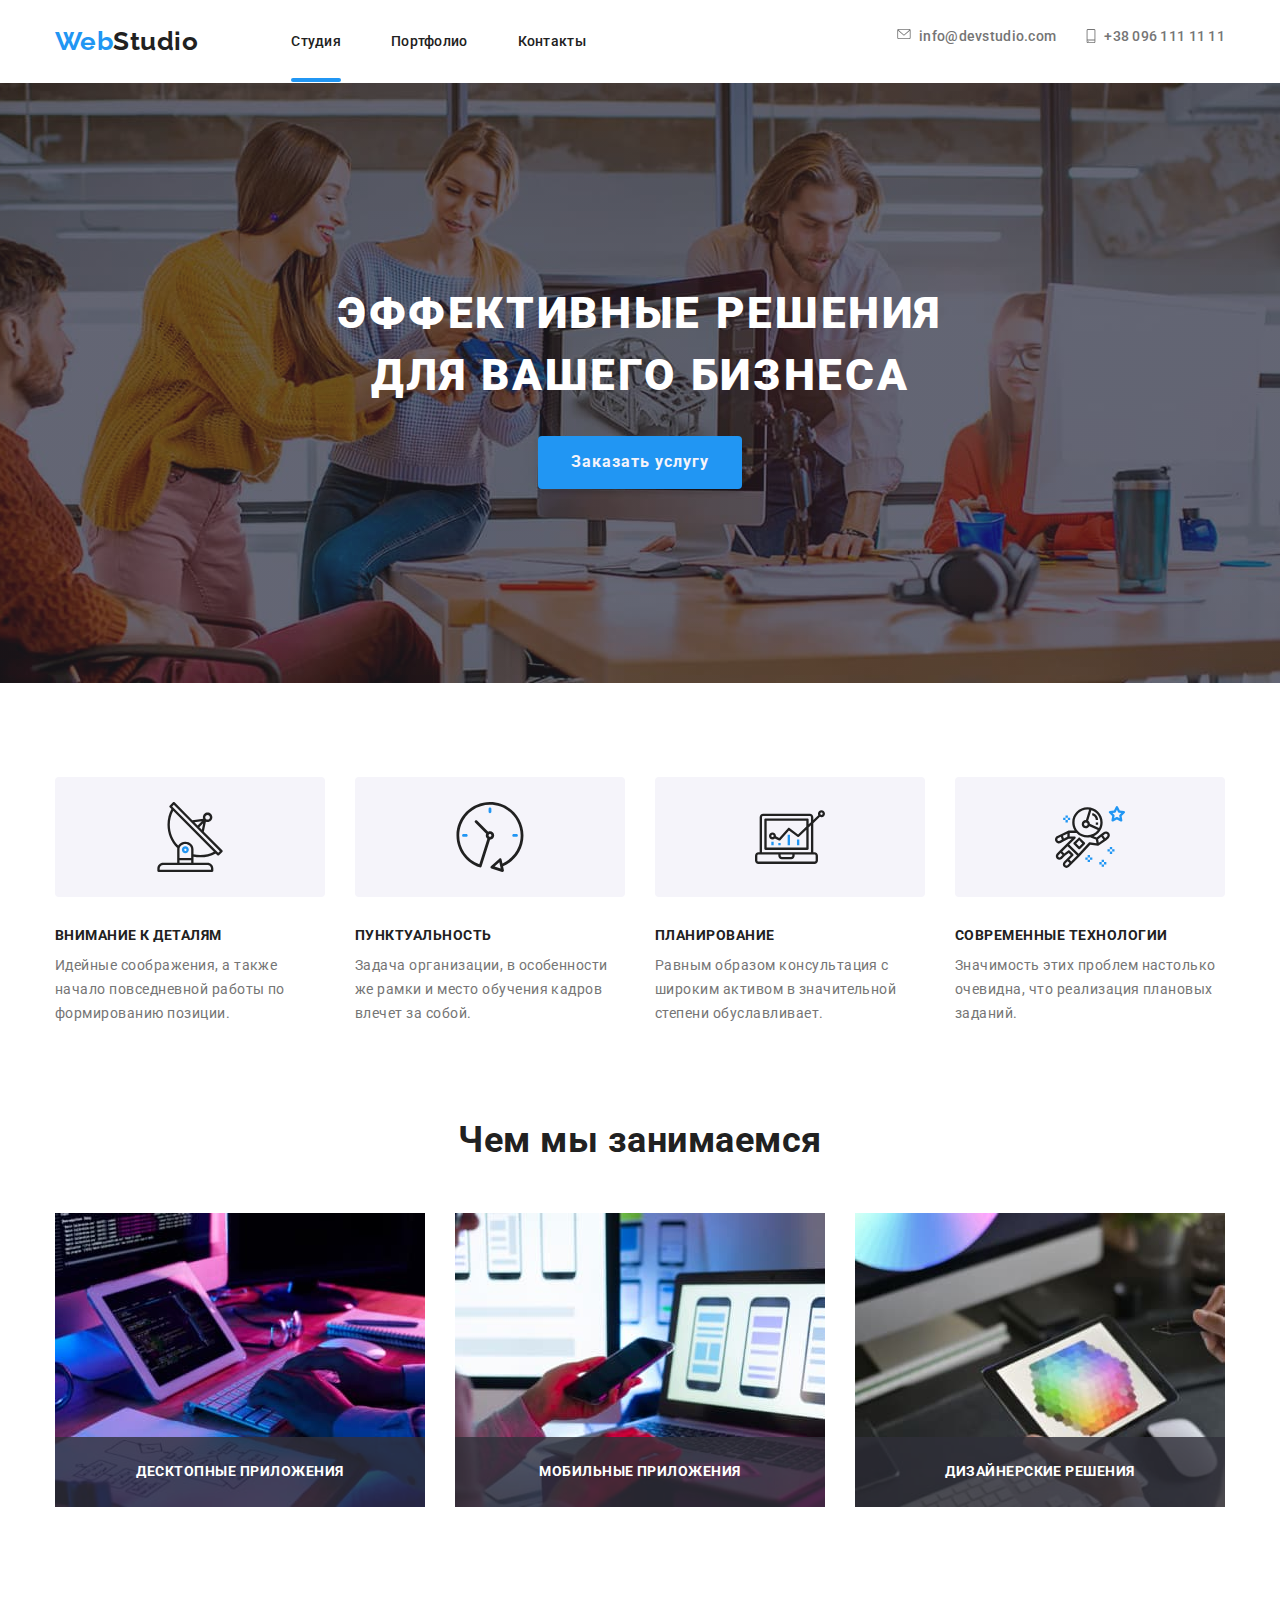
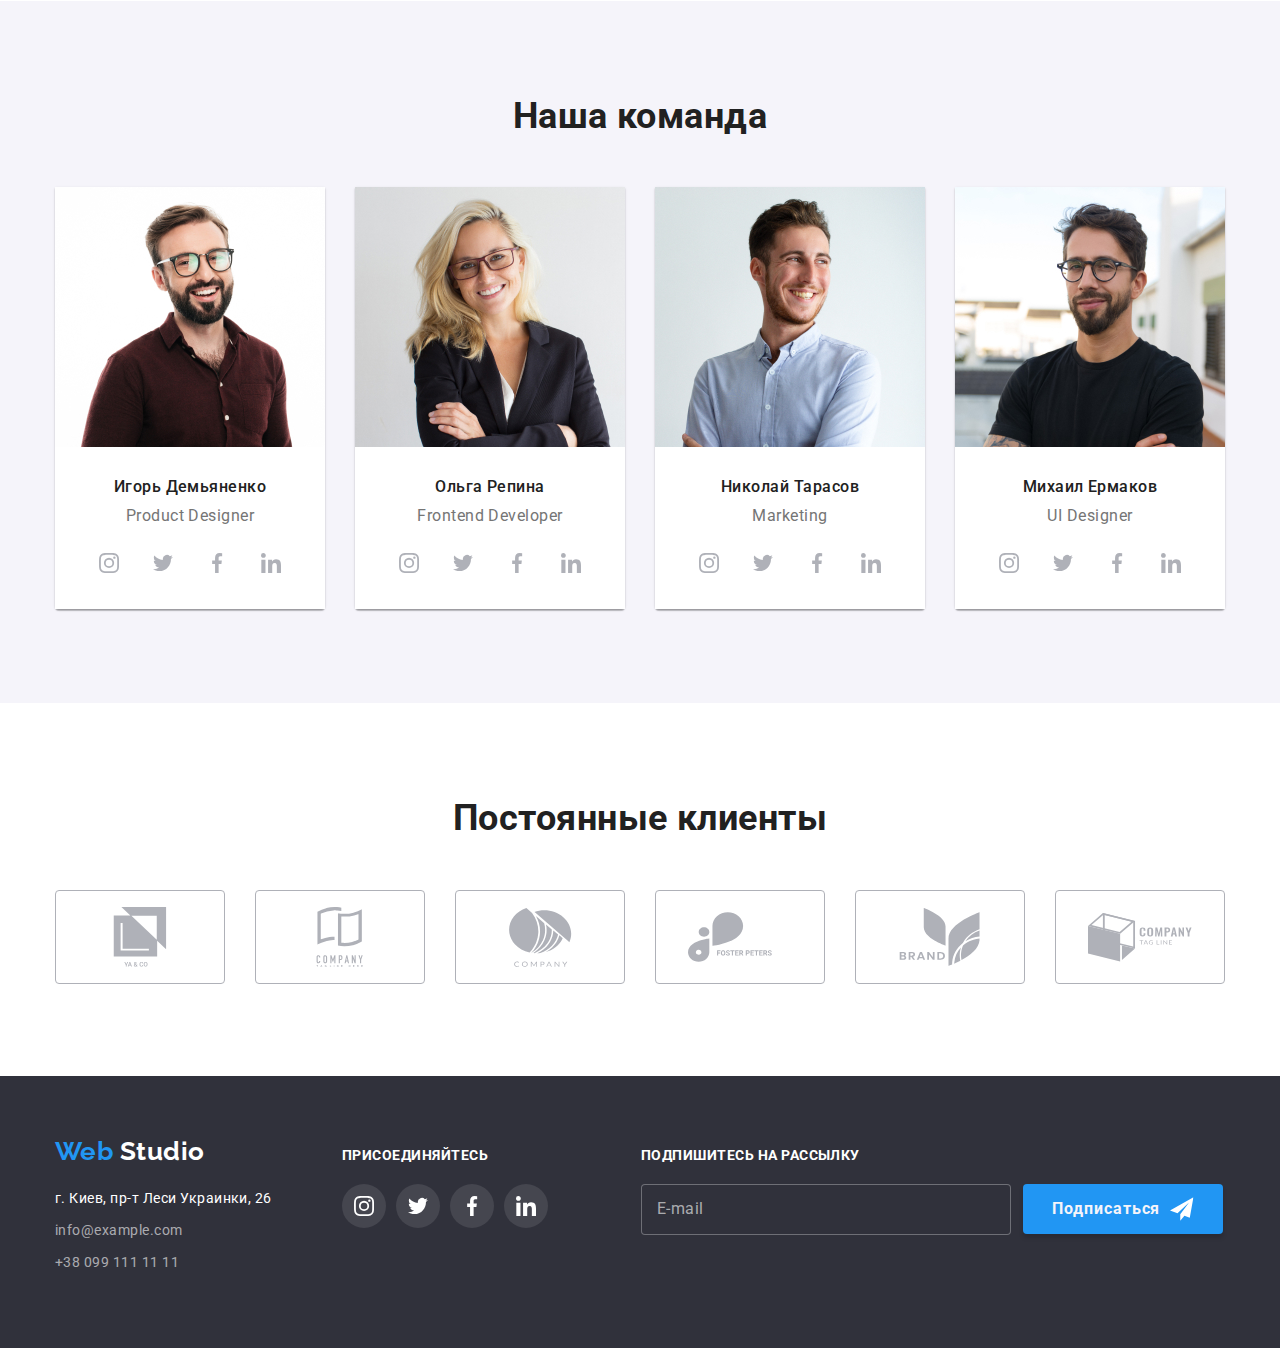
<file: index.html>
<!DOCTYPE html>
<html lang="ru">
  <head>
    <meta charset="UTF-8" />
    <meta http-equiv="X-UA-Compatible" content="IE=edge" />
    <meta name="viewport" content="width=device-width, initial-scale=1.0" />
    <title>Document</title>

    <link
      href="https://fonts.googleapis.com/css2?family=Raleway:wght@700&family=Roboto:wght@400;500;700;900&display=swap"
      rel="stylesheet"
    />
    <link
      rel="stylesheet"
      href="https://cdnjs.cloudflare.com/ajax/libs/modern-normalize/1.1.0/modern-normalize.min.css"
    />
    <link rel="stylesheet" href="./css/main.min.css" />
    <link rel="stylesheet" href="./js/mobile-menu.js">
    <link rel="stylesheet" href="./js/modal.js">
  </head>

  <body>
   <!--Header-->
 <header class="header">
  <div class="container main">
    <nav class="logo__nav">
      <a lang="en" href="./index.html" class="main__logo link">
        <span class="main__web"> Web</span>Studio
      </a>
      </nav>
    <!--Кнопка бургер-->
    <button type="button" 
    class="menu-button"
     data-menu-button>
      <svg
        width="40"
        height="40"
        aria-label="переключатель мобильного меню"
        aria-controls="menu-container"
      >
        <use
          class="menu-button__cross"
          href="./images/icons.svg#icon-close-menu"
        ></use>
        <use
          class="menu-button__burger"
          href="./images/icons.svg#icon-menu"
        ></use>
      </svg>
    </button>
    <!--Меню для мобильной версии-->
    <div class="menu" id="menu-container" data-menu>
      <ul class="mobile-nav">
      <li class="mobile-nav__list">
          <a href="./index.html"
               class="mobile-nav__item mobile-nav__item--current">Студия</a>
      </li>
      <li class="mobile-nav__list">
          <a href="./portfolio.html" class="mobile-nav__item">Портфолио</a>
      </li>
      <li class="mobile-nav__list">
          <a href="./index.html" class="mobile-nav__item">Контакты</a>
      </li>
      </ul>

       <ul class="mobile-contacts">
      <li class="mobile-nav__list">
           <a href="tel:+380961111111" class="mobile-nav__item mobile-nav__item--accent">
               +38 096 111 11 11
           </a>
      </li>
      <li class="mobile-nav__list">
           <a href="mailto:info@devstudio.com" class="mobile-nav__item">
              info@devstudio.com
           </a>
       </li>
      </ul>

      <ul class="mobile-socials">
          <li class="mobile-socials__list">
               <a href="" class="mobile-socials__item"> Instagram
               </a>
          </li>
          <li class="mobile-socials__list">
               <a href="" class="mobile-socials__item"> Twitter
              </a>
          </li>
           <li class="mobile-socials__list">
               <a href="" class="mobile-socials__item"> Facebook
               </a>
           </li>
          <li class="mobile-socials__list">
               <a href="" class="mobile-socials__item"> LinkedIn
              </a>
          </li>
       </ul>
  </div>
<!--Конец мобильного меню-->
      <div class="navigation-div">
        <div class="navigation main__nav">
          <ul class="site-nav list">
            <li class="site-nav__item">
              <div class="site-nav__current-page">
                <a
                  href="./index.html"
                  class="site-nav__link link site-nav__current-link"
                  >Студия</a
                >
              </div>
            </li>
            <li class="site-nav__item">
              <a href="./portfolio.html" class="site-nav__link link"
                >Портфолио</a
              >
            </li>
            <li class="site-nav__item">
              <a href="" class="site-nav__link link">Контакты</a>
            </li>
          </ul>
        </div>
        <div class="contacts main__nav">
          <ul class="contact-nav list">
            <li class="contact-nav__item">
              <a
                href="mailto:info@devstudio.com"
                class="contact-nav__link link"
              >
                <svg class="contact-nav__icon-envelope">
                  <use href="./images/icons.svg#icon-envelope"></use>
                </svg>
                info@devstudio.com
              </a>
            </li>
            <li class="contact-nav__item">
              <a href="tel:+380961111111" class="contact-nav__link link">
                <svg class="contact-nav__icon-smartphone">
                  <use href="./images/icons.svg#icon-smartphone"></use>
                </svg>
                +38 096 111 11 11
              </a>
            </li>
          </ul>
        </div>
      </div>
    </div>
    </div>
</header>


       <main>
      <!--Hero секция1-->
      <section class="hero section">
        <div class="container">
          <h1 class="hero__title">
            Эффективные решения <br />
            для вашего бизнеса
          </h1>
          <button data-modal-open type=" button" class="hero__button">
            Заказать услугу
          </button>
        </div>
      </section>

      <!--Преимущества секция2-->
      <section class="advantage section">
        <div class="container">
          <h2 class="advantage-name">Список преимуществ</h2>
          <ul class="advantage__content list">
            <li class="advantage__list">
              <div class="advantage__background">
                <svg class="advantage__icon">
                  <use href="./images/icons.svg#icon-antenna"></use>
                </svg>
              </div>
              <h3 class="advantage-name__item">Внимание к деталям</h3>
              <p class="advantage-name__text text">
                Идейные соображения, а также начало повседневной работы по
                формированию позиции.
              </p>
            </li>
            <li class="advantage__list">
              <div class="advantage__background">
                <svg class="advantage__icon">
                  <use href="./images/icons.svg#icon-clock"></use>
                </svg>
              </div>
              <h3 class="advantage-name__item">Пунктуальность</h3>
              <p class="advantage-name__text text">
                Задача организации, в особенности же рамки и место обучения
                кадров влечет за собой.
              </p>
            </li>
            <li class="advantage__list">
              <div class="advantage__background">
                <svg class="advantage__icon">
                  <use href="./images/icons.svg#icon-diagram"></use>
                </svg>
              </div>
              <h3 class="advantage-name__item">Планирование</h3>
              <p class="advantage-name__text text">
                Равным образом консультация с широким активом в значительной
                степени обуславливает.
              </p>
            </li>
            <li class="advantage__list">
              <div class="advantage__background">
                <svg class="advantage__icon">
                  <use href="./images/icons.svg#icon-astronaut"></use>
                </svg>
              </div>
              <h3 class="advantage-name__item">Современные технологии</h3>
              <p class="advantage-name__text text">
                Значимость этих проблем настолько очевидна, что реализация
                плановых заданий.
              </p>
            </li>
          </ul>
        </div>
      </section>

      <!--Чем мы занимаемся секция3-->
      <section class="responsibilities section">
        <div class="container">
          <h2 class="responsibilities-name">Чем мы занимаемся</h2>
          <ul class="responsibilities-list list">
            <li class="responsibilities-list__item">
              <img
                class="responsibilities-list__image"
                src="./images/section-pictures/soft-architecture.jpg"
                alt="руки на клавиатуре, набирающие код"
                width="370"
              />
              <p class="responsibilities-list__text">Десктопные приложения</p>
            </li>
            <li class="responsibilities-list__item">
              <img
                class="responsibilities-list__image"
                src="./images/section-pictures/screen-design.jpg"
                alt="выбор дизайна разметки страницы на мониторе компьютера"
                width="370"
              />
              <p class="responsibilities-list__text">Мобильные приложения</p>
            </li>
            <li class="responsibilities-list__item">
              <img
                class="responsibilities-list__image"
                src="./images/section-pictures/color-design.jpg"
                alt="выбор цветов на екране планшета"
                width="370"
              />
              <p class="responsibilities-list__text">Дизайнерские решения</p>
            </li>
          </ul>
        </div>
      </section>

      <!--Наша команда секция4-->
      <section class="team section">
        <div class="container">
          <h2 class="team-name">Наша команда</h2>
          <ul class="team-list list">
            <li class="team-list__item">
                <picture>
                  <source
                    srcset="
                      ./images/section-people/igor1x-desktop.jpg 1x,
                      ./images/section-people/igor2x-desktop.jpg 2x
                    "
                    media="(min-width:1200px)"
                  />
                  <source
                    srcset="
                      ./images/section-people/igor1x-tablet.jpg 1x,
                      ./images/section-people/igor2x-tablet.jpg 2x
                    "
                    media="(min-width:768px)"
                  />
                  <source
                    srcset="
                      ./images/section-people/igor1x-mobile.jpg 1x,
                      ./images/section-people/igor2x-mobile.jpg 2x
                    "
                    media="(min-width:480px)"
                  />
                  <img
                    class="team-list__image"
                    width="270" height="260"
                    src="./images/section-people/igor.jpg"
                    alt="Игорь Демьяненко"
                  />
                </picture>
                <div class="team-name__description">
                <h3 class="team-list__member">Игорь Демьяненко</h3>
                <p lang="en" class="team-list__text text">Product Designer</p>
                <ul class="team-list__socials list">
                  <li class="team-list__socials-item">
                    <a href="" class="team-list__link">
                      <svg class="team-list__icon">
                        <use href="./images/icons.svg#icon-instagram"></use>
                        instagram
                      </svg>
                    </a>
                  </li>
                  <li class="team-list__socials-item">
                    <a href="" class="team-list__link">
                      <svg class="team-list__icon">
                        <use href="./images/icons.svg#icon-twitter"></use>
                        twitter
                      </svg>
                    </a>
                  </li>
                  <li class="team-list__socials-item">
                    <a href="" class="team-list__link">
                      <svg class="team-list__icon">
                        <use href="./images/icons.svg#icon-facebook"></use>
                        facebook
                      </svg>
                    </a>
                  </li>
                  <li class="team-list__socials-item">
                    <a href="" class="team-list__link">
                      <svg class="team-list__icon">
                        <use href="./images/icons.svg#icon-linkedin"></use>
                        linkedin
                      </svg>
                    </a>
                  </li>
                </ul>
                </div>
            </li>
            <li class="team-list__item">
               <picture>
                  <source
                    srcset="
                      ./images/section-people/olga1x-desktop.jpg 1x,
                      ./images/section-people/olga2x-desktop.jpg 2x
                    "
                    media="(min-width:1200px)"
                  />
                  <source
                    srcset="
                      ./images/section-people/olga1x-tablet.jpg 1x,
                      ./images/section-people/olga2x-tablet.jpg 2x
                    "
                    media="(min-width:768px)"
                  />
                  <source
                    srcset="
                      ./images/section-people/olga1x-mobile.jpg 1x,
                      ./images/section-people/olga2x-mobile.jpg 2x
                    "
                    media="(min-width:480px)"
                  />
                  <img
                    class="team-list__image"
                    width="270" height="260"
                    src="./images/section-people/olga.jpg"
                    alt="Ольга Репина"
                  />
                </picture>
                <div class="team-name__description">
                <h3 class="team-list__member">Ольга Репина</h3>
                <p lang="en" class="team-list__text text">Frontend Developer</p>
                <ul class="team-list__socials list">
                  <li class="team-list__socials-item">
                    <a href="" class="team-list__link">
                      <svg class="team-list__icon">
                        <use href="./images/icons.svg#icon-instagram"></use>
                        instagram
                      </svg>
                    </a>
                  </li>
                  <li class="team-list__socials-item">
                    <a href="" class="team-list__link">
                      <svg class="team-list__icon">
                        <use href="./images/icons.svg#icon-twitter"></use>
                        twitter
                      </svg>
                    </a>
                  </li>
                  <li class="team-list__socials-item">
                    <a href="" class="team-list__link">
                      <svg class="team-list__icon">
                        <use href="./images/icons.svg#icon-facebook"></use>
                        facebook
                      </svg>
                    </a>
                  </li>
                  <li class="team-list__socials-item">
                    <a href="" class="team-list__link">
                      <svg class="team-list__icon">
                        <use href="./images/icons.svg#icon-linkedin"></use>
                        linkedin
                      </svg>
                    </a>
                  </li>
                </ul>
              </div>
            </li>
            <li class="team-list__item">
                <picture>
                  <source
                    srcset="
                      ./images/section-people/nikolai1x-desktop.jpg 1x,
                      ./images/section-people/nikolai2x-desktop.jpg 2x
                    "
                    media="(min-width:1200px)"
                  />
                  <source
                    srcset="
                      ./images/section-people/nikolai1x-tablet.jpg 1x,
                      ./images/section-people/nikolai2x-tablet.jpg 2x
                    "
                    media="(min-width:768px)"
                  />
                  <source
                    srcset="
                      ./images/section-people/nikolai1x-mobile.jpg 1x,
                      ./images/section-people/nikolai2x-mobile.jpg 2x
                    "
                    media="(min-width:480px)"
                  />
                  <img
                    class="team-list__image"
                    width="270" height="260"
                    src="./images/section-people/nikolai.jpg"
                    alt="Николай Тарасов"
                  />
                </picture>
             <div class="team-name__description">
                <h3 class="team-list__member">Николай Тарасов</h3>
                <p lang="en" class="team-list__text text">Marketing</p>
                <ul class="team-list__socials list">
                  <li class="team-list__socials-item">
                    <a href="" class="team-list__link">
                      <svg class="team-list__icon">
                        <use href="./images/icons.svg#icon-instagram"></use>
                        instagram
                      </svg>
                    </a>
                  </li>
                  <li class="team-list__socials-item">
                    <a href="" class="team-list__link">
                      <svg class="team-list__icon">
                        <use href="./images/icons.svg#icon-twitter"></use>
                        twitter
                      </svg>
                    </a>
                  </li>
                  <li class="team-list__socials-item">
                    <a href="" class="team-list__link">
                      <svg class="team-list__icon">
                        <use href="./images/icons.svg#icon-facebook"></use>
                        facebook
                      </svg>
                    </a>
                  </li>
                  <li class="team-list__socials-item">
                    <a href="" class="team-list__link">
                      <svg class="team-list__icon">
                        <use href="./images/icons.svg#icon-linkedin"></use>
                        linkedin
                      </svg>
                    </a>
                  </li>
                </ul>
              </div>
            </li>
            <li class="team-list__item">
                <picture>
                  <source
                    srcset="
                      ./images/section-people/mikhail1x-desktop.jpg 1x,
                      ./images/section-people/mikhail2x-desktop.jpg 2x
                    "
                    media="(min-width:1200px)"
                  />
                  <source
                    srcset="
                      ./images/section-people/mikhail1x-tablet.jpg 1x,
                      ./images/section-people/mikhail2x-tablet.jpg 2x
                    "
                    media="(min-width:768px)"
                  />
                  <source
                    srcset="
                      ./images/section-people/mikhail1x-mobile.jpg 1x,
                      ./images/section-people/mikhail2x-mobile.jpg 2x
                    "
                    media="(min-width:480px)"
                  />
                  <img
                    class="team-list__image"
                    width="270" height="260"
                    src="./images/section-people/mikhail.jpg"
                    alt="Михаил Ермаков"
                  />
                </picture>
                <div class="team-name__description">
                <h3 class="team-list__member">Михаил Ермаков</h3>
                <p lang="en" class="team-list__text text">UI Designer</p>
                <ul class="team-list__socials list">
                  <li class="team-list__socials-item">
                    <a href="" class="team-list__link">
                      <svg class="team-list__icon">
                        <use href="./images/icons.svg#icon-instagram"></use>
                        instagram
                      </svg>
                    </a>
                  </li>
                  <li class="team-list__socials-item">
                    <a href="" class="team-list__link">
                      <svg class="team-list__icon">
                        <use href="./images/icons.svg#icon-twitter"></use>
                        twitter
                      </svg>
                    </a>
                  </li>
                  <li class="team-list__socials-item">
                    <a href="" class="team-list__link">
                      <svg class="team-list__icon">
                        <use href="./images/icons.svg#icon-facebook"></use>
                        facebook
                      </svg>
                    </a>
                  </li>
                  <li class="team-list__socials-item">
                    <a href="" class="team-list__link">
                      <svg class="team-list__icon">
                        <use href="./images/icons.svg#icon-linkedin"></use>
                        linkedin
                      </svg>
                    </a>
                  </li>
                </ul>
              </div>
            </li>
          </ul>
        </div>
      </section>
      <!-- Постоянные клиенты секция5-->
      <section class="clients">
        <div class="container">
          <h2 class="constant-clients">Постоянные клиенты</h2>
          <ul class="client-galery list">
            <li class="client-galery__item">
              <a href="" class="client-galery__icon">
                <svg class="icon-ya-ko client-galery__icon__svg">
                  <use href="./images/icons.svg#icon-ya-ko"></use>
                  ya-ko company
                </svg>
              </a>
            </li>
            <li class="client-galery__item">
              <a href="" class="client-galery__icon">
                <svg class="icon-tagline-here client-galery__icon__svg">
                  <use href="./images/icons.svg#icon-tagline-here"></use>
                  tagline-her company
                </svg>
              </a>
            </li>
            <li class="client-galery__item">
              <a href="" class="client-galery__icon">
                <svg class="icon-company client-galery__icon__svg">
                  <use href="./images/icons.svg#icon-company"></use>
                  icon company
                </svg>
              </a>
            </li>
            <li class="client-galery__item">
              <a href="" class="client-galery__icon">
                <svg class="icon-foster-peters client-galery__icon__svg">
                  <use href="./images/icons.svg#icon-foster-peters"></use>
                  foster-peters company
                </svg>
              </a>
            </li>
            <li class="client-galery__item">
              <a href="" class="client-galery__icon">
                <svg class="icon-brand client-galery__icon__svg">
                  <use href="./images/icons.svg#icon-brand"></use>
                  brand company
                </svg>
              </a>
            </li>
            <li class="client-galery__item">
              <a href="" class="client-galery__icon">
                <svg class="icon-tag-line client-galery__icon__svg">
                  <use href="./images/icons.svg#icon-tag-line"></use>
                  tag-line company
                </svg>
              </a>
            </li>
          </ul>
        </div>
      </section>
    </main>

<!--Footer-->
    <footer class="footer">
      <div class="container footer__container">  
        <div class="wrap-container">
          <div class="address">
            <a lang="en" href="./index.html" class="address__logo link"
              ><span class="address__web-logo">Web</span>
              <span class="address__studio-logo">Studio</span>
            </a>
            <address>
              <ul class="nav-footer list">
                <li class="nav-footer__address">
                  <a href="" class="nav-footer__street link"
                    >г. Киев, пр-т Леси Украинки, 26
                  </a>
                </li>
                <li class="nav-footer__address">
                  <a
                    href="mailto:info@example.com"
                    class="nav-footer__contact link"
                    >info@example.com
                  </a>
                </li>
                <li class="nav-footer__address">
                  <a href="tel:+380991111111" class="nav-footer__contact link"
                    >+38 099 111 11 11
                  </a>
                </li>
              </ul>
            </address>
          </div>
        
          <!--social link icons footer-->
          <div class="join-container">
            <h3 class="join">присоединяйтесь</h3>
            <ul class="member-list list">
              <li class="member-list__item">
                <a href="" class="member-list__icon">
                  <svg class="member-list__icon-item">
                    <use href="./images/icons.svg#icon-instagram"></use>
                    instagram
                  </svg>
                </a>
              </li>
              <li class="member-list__item">
                <a href="" class="member-list__icon">
                  <svg class="member-list__icon-item">
                    <use href="./images/icons.svg#icon-twitter"></use>
                    twitter
                  </svg>
                </a>
              </li>
              <li class="member-list__item">
                <a href="" class="member-list__icon">
                  <svg class="member-list__icon-item">
                    <use href="./images/icons.svg#icon-facebook"></use>
                    facebook
                  </svg>
                </a>
              </li>
              <li class="member-list__item">
                <a href="" class="member-list__icon">
                  <svg class="member-list__icon-item">
                    <use href="./images/icons.svg#icon-linkedin"></use>
                    linkedin
                  </svg>
                </a>
              </li>
            </ul>
          </div>
        </div>

        <!--FOOTER Форма ДЗ 6-->
        <div class="adjust-container">
          <div class="footer-field container">
            <h3 class="join">подпишитесь на рассылку</h3>  
            <form class="footer-form ">
                <label for="email" class="footer-form__email">
                  <input class="footer-form__input" type="email" name="email" id="email" placeholder="E-mail">
                </label>
                    <button type="submit" class="footer-form__button">Подписаться
                      <svg class="footer-form__send">
                        <use href="./images/icons.svg#icon-send"></use>
                      </svg>
                    </button>
              </form>
          </div>
        </div>
       </div>
    </footer>
  


    <!--Modal form window-->
    <!--hw5-->
    <div data-modal class="backdrop is-hidden" data-backdrop>
      <div class="backdrop__form" data-modal="">
        <button data-modal-close type="button" class="backdrop__button-close">
          <svg class="backdrop__icon-close" width="11" height="11">
            <use href="./images/icons.svg#icon-close-button"></use>
            button close
          </svg>
        </button>

        <!--hw 6-->
        <form class="js-speaker-form">
          <h2 class="form-title">Оставьте свои данные, мы вам перезвоним</h2>
    
          <div class="js-speaker-form__content">
          <label class="input">
            <span class="input__name">Имя</span>
            <input class="input__field" type="name" name="name" />
            <svg class="input_icon">
              <use href="./images/icons.svg#icon-person"></use>
              icon person
            </svg>

          </label>
          <label class="input">
            <span class="input__name">Телефон</span>
            <input class="input__field" type="phone" name="phone" />
            <svg class="input_icon">
              <use href="./images/icons.svg#icon-phone"></use>
              icon phone
            </svg>

          </label>
          <label class="input">
            <span class="input__name">Почта</span>
            <input class="input__field" type="email" name="email" />
            <svg class="input_icon">
              <use href="./images/icons.svg#icon-email"></use>
              icon email
            </svg>
          </label>

          <label class="input">
            <span class="input__name">Комментарий</span>
            <textarea
              class="input__field input__textarea"
             
              placeholder="Введите текст"
            ></textarea>
          </label>
          </div>
          <!--checkbox-->
           <div class="checkbox-content">
          <label class="checkbox-label">
            <input class="checkbox" type="checkbox" name="checkbox" />
            <svg class="checkbox__icon">
              <use href="./images/icons.svg#icon-check"></use>
              icon check
            </svg>
            <span class="checkbox__field">
              Соглашаюсь с рассылкой и принимаю
              <a class="checkbox__conditions" href="">Условия договора</a>
            </span>
          </label>
          </div>

          <button type="submit" class="checkbox__button">Отправить</button>
        </form>
      </div>
    </div>

    <!--добавляем скрипт из ДЗ 5 для модалки-->
    <script src="./js/modal.js"></script>

    <!--добавляем скрипт из ДЗ 6 для модалки-->
    <script>
      (() => {
        document
          .querySelector('.js-speaker-form')
          .addEventListener('submit', e => {
            e.preventDefault();

            new FormData(e.currentTarget).forEach((value, name) =>
              console.log(`${name}: ${value}`),
            );

            e.currentTarget.reset();
          });
      })();
    </script>

    <script>
      
      (() => {
        const menuBtnRef = document.querySelector('[data-menu-button]');
        const mobileMenuRef = document.querySelector('[data-menu]');

        menuBtnRef.addEventListener('click', () => {
          const expanded =
            menuBtnRef.getAttribute('aria-expanded') === 'true' || false;

          menuBtnRef.classList.toggle('is-open');
          menuBtnRef.setAttribute('aria-expanded', !expanded);

          mobileMenuRef.classList.toggle('is-open');
        });
      })();
    </script>
  </body>
</html>
</file>
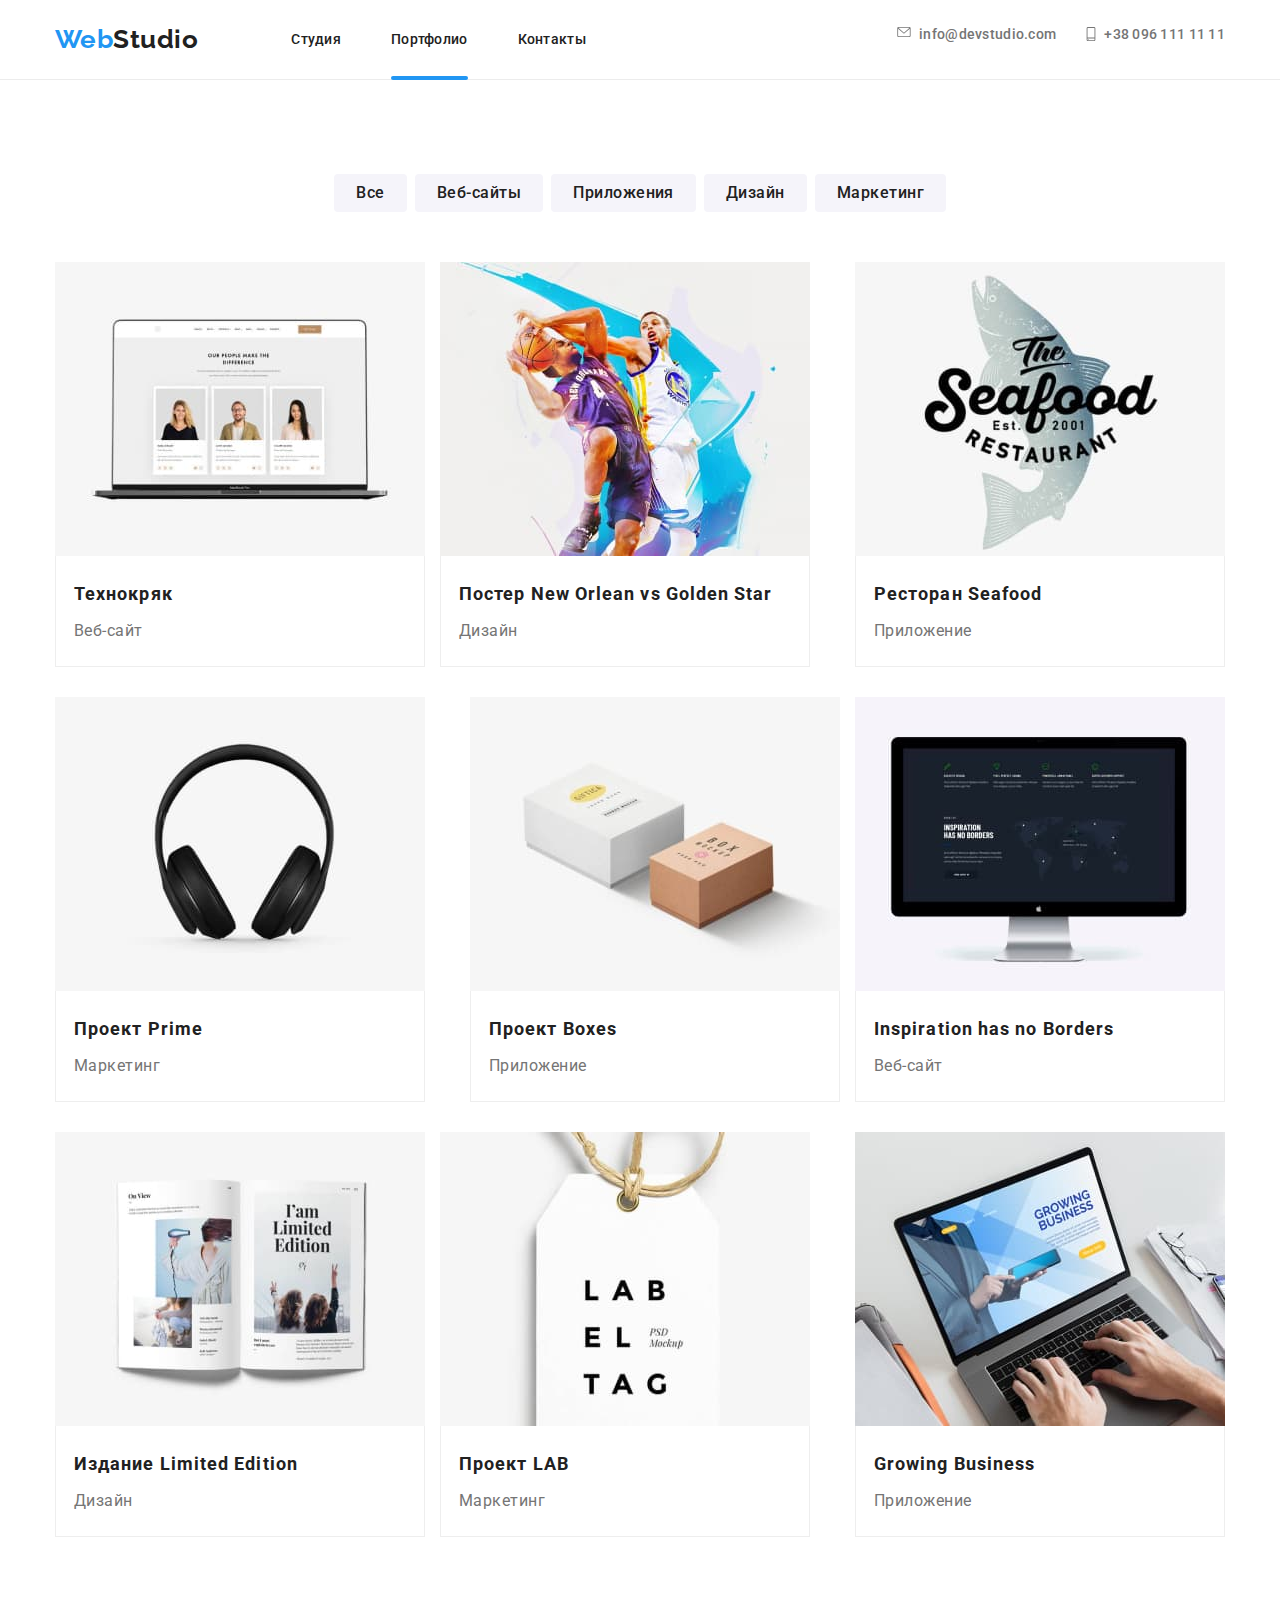
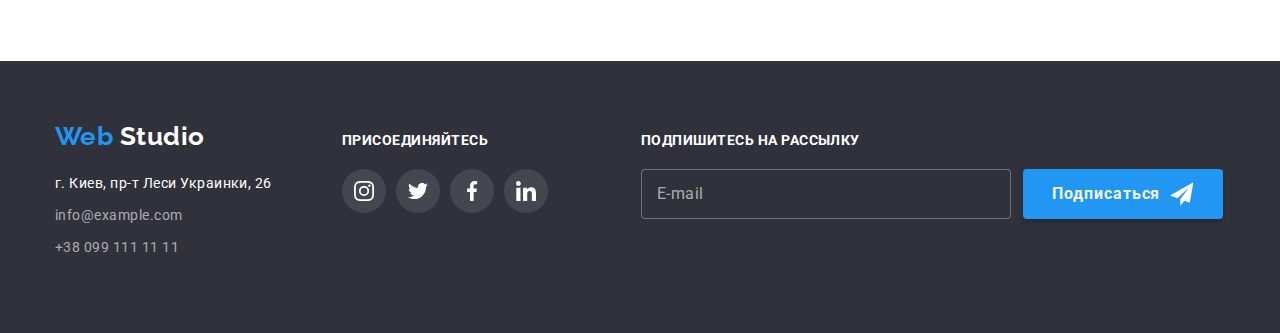
<file: portfolio.html>
<!DOCTYPE html>
<html lang="ru">
  <head>
    <meta charset="UTF-8" />
    <meta http-equiv="X-UA-Compatible" content="IE=edge" />
    <meta name="viewport" content="width=device-width, initial-scale=1.0" />
    <title>Document</title>
    <link
      href="https://fonts.googleapis.com/css2?family=Raleway:wght@700&family=Roboto:wght@400;500;700;900&display=swap"
      rel="stylesheet"
    />
    <link
      rel="stylesheet"
      href="https://cdnjs.cloudflare.com/ajax/libs/modern-normalize/1.1.0/modern-normalize.min.css"
    />
    <link rel="stylesheet" href="./css/main.min.css">
    <link rel="stylesheet" href="./js/mobile-menu.js">
  </head>
  <body>

    <!--Header-->
    <header class="header page-header-portfolio">
  <div class="container main">
    <nav class="logo__nav">
      <a lang="en" href="./index.html" class="main__logo link">
        <span class="main__web"> Web</span>Studio
      </a>
      </nav>
    <!--Кнопка бургер-->
    <button type="button" 
    class="menu-button"
     data-menu-button>
      <svg
        width="40"
        height="40"
        aria-label="переключатель мобильного меню"
        aria-controls="menu-container"
      >
        <use
          class="menu-button__cross"
          href="./images/icons.svg#icon-close-menu"
        ></use>
        <use
          class="menu-button__burger"
          href="./images/icons.svg#icon-menu"
        ></use>
      </svg>
    </button>
    <!--Меню для мобильной версии-->
    <div class="menu" id="menu-container" data-menu>
      <ul class="mobile-nav">
      <li class="mobile-nav__list">
          <a href="./index.html"
               class="mobile-nav__item mobile-nav__item--current">Студия</a>
      </li>
      <li class="mobile-nav__list">
          <a href="./portfolio.html" class="mobile-nav__item">Портфолио</a>
      </li>
      <li class="mobile-nav__list">
          <a href="./index.html" class="mobile-nav__item">Контакты</a>
      </li>
      </ul>

       <ul class="mobile-contacts">
      <li class="mobile-nav__list">
           <a href="tel:+380961111111" class="mobile-nav__item mobile-nav__item--accent">
               +38 096 111 11 11
           </a>
      </li>
      <li class="mobile-nav__list">
           <a href="mailto:info@devstudio.com" class="mobile-nav__item">
              info@devstudio.com
           </a>
       </li>
      </ul>

      <ul class="mobile-socials">
          <li class="mobile-socials__list">
               <a href="" class="mobile-socials__item"> Instagram
               </a>
          </li>
          <li class="mobile-socials__list">
               <a href="" class="mobile-socials__item"> Twitter
              </a>
          </li>
           <li class="mobile-socials__list">
               <a href="" class="mobile-socials__item"> Facebook
               </a>
           </li>
          <li class="mobile-socials__list">
               <a href="" class="mobile-socials__item"> LinkedIn
              </a>
          </li>
       </ul>
  </div>
<!--Конец мобильного меню-->
      <div class="navigation-div">
        <div class="navigation main__nav">
          <ul class="site-nav list">
            <li class="site-nav__item">
              <div class="site-nav__current-page">
                <a
                  href="./index.html"
                  class="site-nav__link link "
                  >Студия</a
                >
              </div>
            </li>
            <li class="site-nav__item">
              <a href="./portfolio.html" class="site-nav__link link site-nav__current-link"
                >Портфолио</a
              >
            </li>
            <li class="site-nav__item">
              <a href="" class="site-nav__link link">Контакты</a>
            </li>
          </ul>
        </div>
        <div class="contacts main__nav">
          <ul class="contact-nav list">
            <li class="contact-nav__item">
              <a
                href="mailto:info@devstudio.com"
                class="contact-nav__link link"
              >
                <svg class="contact-nav__icon-envelope">
                  <use href="./images/icons.svg#icon-envelope"></use>
                </svg>
                info@devstudio.com
              </a>
            </li>
            <li class="contact-nav__item">
              <a href="tel:+380961111111" class="contact-nav__link link">
                <svg class="contact-nav__icon-smartphone">
                  <use href="./images/icons.svg#icon-smartphone"></use>
                </svg>
                +38 096 111 11 11
              </a>
            </li>
          </ul>
        </div>
      </div>
    </div>
    </div>
</header>

    <!--Main - the only one section-->
    <main>
      <section class="portfolio">
        <div class="container portfolio__content">
          <h1 class="portfolio__title">Проекты студии</h1>
          <!--Кнопки-фильтры-->
          <ul class="button-list list">
            <li class="button-list__item">
              <button type="button" class="portfolio-button">Все</button>
            </li>
            <li class="button-list__item">
              <button type="button" class="portfolio-button">Веб-сайты</button>
            </li>
            <li class="button-list__item">
              <button type="button" class="portfolio-button">Приложения</button>
            </li>
            <li class="button-list__item">
              <button type="button" class="portfolio-button">Дизайн</button>
            </li>
            <li class="button-list__item">
              <button type="button" class="portfolio-button">Маркетинг</button>
            </li>
          </ul>

          <!--Галерея-->
          <ul class="galery list">
            <li class="galery__item">
               <a class="link box__frame" href="">
                <div class="box">
                   <picture>
                  <source
                    srcset="
                      ./images/portfolio/tehnokriak1x-desktop.jpg 1x,
                      ./images/portfolio/tehnokriak2x-desktop.jpg 2x
                    "
                    media="(min-width:1200px)"
                  />
                  <source
                    srcset="
                      ./images/portfolio/tehnokriak1x-tablet.jpg 1x,
                      ./images/portfolio/tehnokriak2x-tablet.jpg 2x
                    "
                    media="(min-width:768px)"
                  />
                  <source
                    srcset="
                      ./images/portfolio/tehnokriak1x-mobile.jpg 1x,
                      ./images/portfolio/tehnokriak2x-mobile.jpg 2x
                    "
                    media="(min-width:480px)"
                  />
                  <img
                    class="box__img"
                    width="270" height="260"
                    src="./images/portfolio/tehnokriak1x-desktop.jpg"
                    alt="Технокряк"
                  />
                </picture>
                 
                <div class="overlay">
                  <p class="overlay__text">Ресурс предлагает комплексные 
                  предложения с разным уровнем функционала и сервисов. 
                  Все это позволит посетителю получить исчерпывающие 
                  сведения о компании или частном лице.
                </p>
              </div>
                </div>
                <div class="box__description">
                  <h2 class="box__name">Технокряк</h2>
                  <p class="box__text text">Веб-сайт</p>
                </div>
                
              </a>
            </li>
            <li class="galery__item">
              <a href="" class="link box__frame">
                <div class="box">
                  <picture>
                  <source
                    srcset="
                      ./images/portfolio/new-orlean1x-desktop.jpg 1x,
                      ./images/portfolio/new-orlean2x-desktop.jpg 2x
                    "
                    media="(min-width:1200px)"
                  />
                  <source
                    srcset="
                      ./images/portfolio/new-orlean1x-tablet.jpg 1x,
                      ./images/portfolio/new-orlean2x-tablet.jpg 2x
                    "
                    media="(min-width:768px)"
                  />
                  <source
                    srcset="
                      ./images/portfolio/new-orlean1x-mobile.jpg 1x,
                      ./images/portfolio/new-orlean2x-mobile.jpg 2x
                    "
                    media="(min-width:480px)"
                  />
                  <img
                    class="box__img"
                    width="270" height="260"
                    src="./images/portfolio/new-orlean1x-desktop.jpg"
                    alt="Дизайн постера баскетнбольной игры"
                  />
                </picture>
                
                <div class="overlay">
                  <p class="overlay__text">Ресурс предлагает комплексные 
                  предложения с разным уровнем функционала и сервисов. 
                  Все это позволит посетителю получить исчерпывающие 
                  сведения о компании или частном лице.
                </p>
              </div>
              </div>
                <div class="box__description">
                  <h2 class="box__name">
                    Постер New Orlean vs Golden Star
                  </h2>
                  <p class="box__text text">Дизайн</p>
                </div>
              </a>
            </li>
            <li class="galery__item">
              <a href="" class="link  box__frame">
                <div class="box">
                  <picture>
                  <source
                    srcset="
                      ./images/portfolio/seafood1x-desktop.jpg 1x,
                      ./images/portfolio/seafood2x-desktop.jpg 2x
                    "
                    media="(min-width:1200px)"
                  />
                  <source
                    srcset="
                      ./images/portfolio/seafood1x-tablet.jpg 1x,
                      ./images/portfolio/seafood2x-tablet.jpg 2x
                    "
                    media="(min-width:768px)"
                  />
                  <source
                    srcset="
                      ./images/portfolio/seafood1x-mobile.jpg 1x,
                      ./images/portfolio/seafood2x-mobile.jpg 2x
                    "
                    media="(min-width:480px)"
                  />
                  <img
                    class="box__img"
                    width="270" height="260"
                    src="./images/portfolio/seafood1x-desktop.jpg"
                    alt="Лого ресторана морской кухни"
                  />
                </picture>
                <div class="overlay">
                  <p class="overlay__text">Ресурс предлагает комплексные 
                  предложения с разным уровнем функционала и сервисов. 
                  Все это позволит посетителю получить исчерпывающие 
                  сведения о компании или частном лице.
                </p>
              </div>
              </div>
                <div class="box__description">
                  <h2 class="box__name">Ресторан Seafood</h2>
                  <p class="box__text text">Приложение</p>
                </div>
              </a>
            </li>
            <li class="galery__item">
              <a href="" class="link  box__frame">
                <div class="box">
                  <picture>
                  <source
                    srcset="
                      ./images/portfolio/prime1x-desktop.jpg 1x,
                      ./images/portfolio/prime2x-desktop.jpg 2x
                    "
                    media="(min-width:1200px)"
                  />
                  <source
                    srcset="
                      ./images/portfolio/prime1x-tablet.jpg 1x,
                      ./images/portfolio/prime2x-tablet.jpg 2x
                    "
                    media="(min-width:768px)"
                  />
                  <source
                    srcset="
                      ./images/portfolio/prime1x-mobile.jpg 1x,
                      ./images/portfolio/prime2x-mobile.jpg 2x
                    "
                    media="(min-width:480px)"
                  />
                  <img
                    class="box__img"
                    width="270" height="260"
                    src="./images/portfolio/prime1x-desktop.jpg"
                    alt="проект прайм - музыка"
                  />
                </picture>

                <div class="overlay">
                  <p class="overlay__text">Ресурс предлагает комплексные 
                  предложения с разным уровнем функционала и сервисов. 
                  Все это позволит посетителю получить исчерпывающие 
                  сведения о компании или частном лице.
                </p>
              </div>
              </div>
                <div class="box__description">
                  <h2 class="box__name">Проект Prime</h2>
                  <p class="box__text text">Маркетинг</p>
                </div>
              </a>
            </li>
            <li class="galery__item">
              <a href="" class="link  box__frame">
                <div class="box">
                  <picture>
                  <source
                    srcset="
                      ./images/portfolio/boxes1x-desktop.jpg 1x,
                      ./images/portfolio/boxes2x-desktop.jpg 2x
                    "
                    media="(min-width:1200px)"
                  />
                  <source
                    srcset="
                      ./images/portfolio/boxes1x-tablet.jpg 1x,
                      ./images/portfolio/boxes2x-tablet.jpg 2x
                    "
                    media="(min-width:768px)"
                  />
                  <source
                    srcset="
                      ./images/portfolio/boxes1x-mobile.jpg 1x,
                      ./images/portfolio/boxes2x-mobile.jpg 2x
                    "
                    media="(min-width:480px)"
                  />
                  <img
                    class="box__img"
                    width="270" height="260"
                    src="./images/portfolio/boxes1x-desktop.jpg"
                    alt="проект коробки"
                  />
                </picture>

                <div class="overlay">
                  <p class="overlay__text">Ресурс предлагает комплексные 
                  предложения с разным уровнем функционала и сервисов. 
                  Все это позволит посетителю получить исчерпывающие 
                  сведения о компании или частном лице.
                </p>
              </div>
              </div>
                <div class="box__description">
                  <h2 class="box__name">Проект Boxes</h2>
                  <p class="box__text text">Приложение</p>
                </div>
              </a>
            </li>
            <li class="galery__item">
              <a href="" class="link  box__frame">
                <div class="box">
                  <picture>
                  <source
                    srcset="
                      ./images/portfolio/inspiration1x-desktop.jpg 1x,
                      ./images/portfolio/inspiration2x-desktop.jpg 2x
                    "
                    media="(min-width:1200px)"
                  />
                  <source
                    srcset="
                      ./images/portfolio/inspiration1x-tablet.jpg 1x,
                      ./images/portfolio/inspiration2x-tablet.jpg 2x
                    "
                    media="(min-width:768px)"
                  />
                  <source
                    srcset="
                      ./images/portfolio/inspiration1x-mobile.jpg 1x,
                      ./images/portfolio/inspiration2x-mobile.jpg 2x
                    "
                    media="(min-width:480px)"
                  />
                  <img
                    class="box__img"
                    width="270" height="260"
                    src="./images/portfolio/inspiration1x-desktop.jpg"
                    alt="монитор с Веб-сайтом компании"
                  />
                </picture>
                <div class="overlay">
                  <p class="overlay__text">Ресурс предлагает комплексные 
                  предложения с разным уровнем функционала и сервисов. 
                  Все это позволит посетителю получить исчерпывающие 
                  сведения о компании или частном лице.
                </p>
              </div>
              </div>
                <div class="box__description">
                  <h2 class="box__name">Inspiration has no Borders</h2>
                  <p class="box__text text">Веб-сайт</p>
                </div>
              </a>
            </li>
            <li class="galery__item">
              <a href="" class="link  box__frame">
                <div class="box">
                  <picture>
                  <source
                    srcset="
                      ./images/portfolio/limited1x-desktop.jpg 1x,
                      ./images/portfolio/limited2x-desktop.jpg 2x
                    "
                    media="(min-width:1200px)"
                  />
                  <source
                    srcset="
                      ./images/portfolio/limited1x-tablet.jpg 1x,
                      ./images/portfolio/limited2x-tablet.jpg 2x
                    "
                    media="(min-width:768px)"
                  />
                  <source
                    srcset="
                      ./images/portfolio/limited1x-mobile.jpg 1x,
                      ./images/portfolio/limited2x-mobile.jpg 2x
                    "
                    media="(min-width:480px)"
                  />
                  <img
                    class="box__img"
                    width="270" height="260"
                    src="./images/portfolio/limited1x-desktop.jpg"
                    alt="разворот журнала"
                  />
                </picture>
                <div class="overlay">
                  <p class="overlay__text">Ресурс предлагает комплексные 
                  предложения с разным уровнем функционала и сервисов. 
                  Все это позволит посетителю получить исчерпывающие 
                  сведения о компании или частном лице.
                </p>
              </div>
              </div>
                <div class="box__description">
                  <h2 class="box__name">Издание Limited Edition</h2>
                  <p class="box__text text">Дизайн</p>
                </div>
              </a>
            </li>
            <li class="galery__item">
              <a href="" class="link  box__frame">
                <div class="box">
                  <picture>
                  <source
                    srcset="
                      ./images/portfolio/lab1x-desktop.jpg 1x,
                      ./images/portfolio/lab2x-desktop.jpg 2x
                    "
                    media="(min-width:1200px)"
                  />
                  <source
                    srcset="
                      ./images/portfolio/lab1x-tablet.jpg 1x,
                      ./images/portfolio/lab2x-tablet.jpg 2x
                    "
                    media="(min-width:768px)"
                  />
                  <source
                    srcset="
                      ./images/portfolio/lab1x-mobile.jpg 1x,
                      ./images/portfolio/lab2x-mobile.jpg 2x
                    "
                    media="(min-width:480px)"
                  />
                  <img
                    class="box__img"
                    width="270" height="260"
                    src="./images/portfolio/lab1x-desktop.jpg"
                    alt="ярлык компании"
                  />
                </picture>
                <div class="overlay">
                  <p class="overlay__text">Ресурс предлагает комплексные 
                  предложения с разным уровнем функционала и сервисов. 
                  Все это позволит посетителю получить исчерпывающие 
                  сведения о компании или частном лице.
                </p>
              </div>
              </div>
                <div class="box__description">
                  <h2 class="box__name">Проект LAB</h2>
                  <p class="box__text text">Маркетинг</p>
                </div>
              </a>
            </li>
            <li class="galery__item">
              <a href="" class="link  box__frame">
                <div class="box">
                <picture>
                  <source
                    srcset="
                      ./images/portfolio/growing1x-desktop.jpg 1x,
                      ./images/portfolio/growing2x-desktop.jpg 2x
                    "
                    media="(min-width:1200px)"
                  />
                  <source
                    srcset="
                      ./images/portfolio/growing1x-tablet.jpg 1x,
                      ./images/portfolio/growing2x-tablet.jpg 2x
                    "
                    media="(min-width:768px)"
                  />
                  <source
                    srcset="
                      ./images/portfolio/growing1x-mobile.jpg 1x,
                      ./images/portfolio/growing2x-mobile.jpg 2x
                    "
                    media="(min-width:480px)"
                  />
                  <img
                    class="box__img"
                    width="270" height="260"
                    src="./images/portfolio/growing1x-desktop.jpg"
                    alt="руки на ноутбуке"
                  />
                </picture>
                <div class="overlay">
                  <p class="overlay__text">Ресурс предлагает комплексные 
                  предложения с разным уровнем функционала и сервисов. 
                  Все это позволит посетителю получить исчерпывающие 
                  сведения о компании или частном лице.
                </p>
              </div>
              </div>
                <div class="box__description">
                  <h2 class="box__name">Growing Business</h2>
                  <p class="box__text text">Приложение</p>
                </div>
              </a>
            </li>
          </ul>
        </div>
      </section>
    </main>

<!--Footer-->
    <footer class="footer">
      <div class="container footer__container">  
        <div class="wrap-container">
          <div class="address">
            <a lang="en" href="./index.html" class="address__logo link"
              ><span class="address__web-logo">Web</span>
              <span class="address__studio-logo">Studio</span>
            </a>
            <address>
              <ul class="nav-footer list">
                <li class="nav-footer__address">
                  <a href="" class="nav-footer__street link"
                    >г. Киев, пр-т Леси Украинки, 26
                  </a>
                </li>
                <li class="nav-footer__address">
                  <a
                    href="mailto:info@example.com"
                    class="nav-footer__contact link"
                    >info@example.com
                  </a>
                </li>
                <li class="nav-footer__address">
                  <a href="tel:+380991111111" class="nav-footer__contact link"
                    >+38 099 111 11 11
                  </a>
                </li>
              </ul>
            </address>
          </div>
        
          <!--social link icons footer-->
          <div class="join-container">
            <h3 class="join">присоединяйтесь</h3>
            <ul class="member-list list">
              <li class="member-list__item">
                <a href="" class="member-list__icon">
                  <svg class="member-list__icon-item">
                    <use href="./images/icons.svg#icon-instagram"></use>
                    instagram
                  </svg>
                </a>
              </li>
              <li class="member-list__item">
                <a href="" class="member-list__icon">
                  <svg class="member-list__icon-item">
                    <use href="./images/icons.svg#icon-twitter"></use>
                    twitter
                  </svg>
                </a>
              </li>
              <li class="member-list__item">
                <a href="" class="member-list__icon">
                  <svg class="member-list__icon-item">
                    <use href="./images/icons.svg#icon-facebook"></use>
                    facebook
                  </svg>
                </a>
              </li>
              <li class="member-list__item">
                <a href="" class="member-list__icon">
                  <svg class="member-list__icon-item">
                    <use href="./images/icons.svg#icon-linkedin"></use>
                    linkedin
                  </svg>
                </a>
              </li>
            </ul>
          </div>
        </div>

        <!--FOOTER Форма ДЗ 6-->
        <div class="adjust-container">
          <div class="footer-field container">
            <h3 class="join">подпишитесь на рассылку</h3>  
            <form class="footer-form ">
                <label for="email" class="footer-form__email">
                  <input class="footer-form__input" type="email" name="email" id="email" placeholder="E-mail">
                </label>
                    <button type="submit" class="footer-form__button">Подписаться
                      <svg class="footer-form__send">
                        <use href="./images/icons.svg#icon-send"></use>
                      </svg>
                    </button>
              </form>
          </div>
        </div>
       </div>
    </footer>

 <script>
      
      (() => {
        const menuBtnRef = document.querySelector('[data-menu-button]');
        const mobileMenuRef = document.querySelector('[data-menu]');

        menuBtnRef.addEventListener('click', () => {
          const expanded =
            menuBtnRef.getAttribute('aria-expanded') === 'true' || false;

          menuBtnRef.classList.toggle('is-open');
          menuBtnRef.setAttribute('aria-expanded', !expanded);

          mobileMenuRef.classList.toggle('is-open');
        });
      })();
    </script>
  </body>
</html>
</file>
<file: css/main.min.css>
.list{list-style:none}h1,h2,h3,p,ul,li{margin-top:0;margin-bottom:0;padding:0}.link{text-decoration:none}img{display:block}ul{list-style:none}.text{color:#757575}.section{margin:0}body{background-color:#fff;color:#212121;font-family:"Roboto",sans-serif;letter-spacing:.03em}@media screen and (max-width: 767px){body.no-scroll{overflow:hidden}}.container{margin-left:auto;margin-right:auto;width:100%;max-width:480px;padding-left:15px;padding-right:15px}@media screen and (min-width: 768px){.container{max-width:768px}}@media screen and (min-width: 1200px){.container{max-width:1200px}}.header{padding-top:16px;padding-bottom:16px;position:relative}@media screen and (min-width: 768px){.header{padding-top:26px;padding-bottom:26px}}.logo__nav{display:flex}.main{display:flex;align-items:center}.main__logo{color:#212121;font-family:"Raleway",sans-serif;font-weight:700;font-size:24px;line-height:1.2}@media screen and (min-width: 1200px){.main__logo{font-size:26px;line-height:1.2}}.main__web{color:#2196f3}.main__nav{display:flex;align-items:center}@media screen and (min-width: 768px){.main__nav{display:flex;margin-left:88px;justify-content:space-between;align-items:center}}@media screen and (min-width: 1200px){.main__nav{display:flex;margin-left:93px}}.site-nav{display:flex}.site-nav__item{margin-right:50px;position:relative}.site-nav__item:last-child{margin-right:0}.site-nav__link{color:#212121;font-weight:500;font-size:14px;line-height:1.2;letter-spacing:.02em;transition:color 250ms cubic-bezier(0.4, 0, 0.2, 1);padding-top:32px;padding-bottom:32px}.site-nav__link:hover,.site-nav__link:focus{color:#2196f3}.contact-nav{display:flex;margin-left:auto}@media screen and (min-width: 768px){.contact-nav{display:block;margin-left:auto}.contact-nav__item:not(:last-child){margin-bottom:10px}}@media screen and (min-width: 1200px){.contact-nav{display:flex;justify-content:center}.contact-nav__item:not(:last-child){margin-right:30px}}.contact-nav__link{display:flex}.contact-nav__link:hover,.contact-nav__linkactive,.contact-nav__link:focus{color:#2196f3}@media screen and (min-width: 768px){.contact-nav__link{color:#757575;text-decoration:none;font-weight:500;font-size:12px;line-height:1.14;letter-spacing:.02em;transition:color 250ms cubic-bezier(0.4, 0, 0.2, 1)}}@media screen and (min-width: 1200px){.contact-nav__link{font-size:14px}}@media screen and (min-width: 768px){.contact-nav__icon-envelope{width:14px;height:10px;margin-right:8px;fill:currentColor}.contact-nav__icon-smartphone{width:10px;height:14px;margin-right:8px;fill:currentColor}}.site-nav__current-page{display:block;position:relative}.site-nav__current-link::after{content:"";display:block;position:absolute;width:100%;height:4px;background-color:#2196f3;border-radius:2px;left:0;bottom:-36px}.navigation-div{text-align:center}@media screen and (max-width: 767px){.navigation-div{display:none;position:absolute;top:100%;left:0;width:100%}.navigation-div.is-open{display:block}}@media screen and (min-width: 768px){.navigation-div{display:flex;flex-grow:1;justify-content:space-between}}.hero{text-align:center;background-repeat:no-repeat;background-position:center;background-size:cover;width:100%;max-width:480px;height:400px;margin-left:auto;margin-right:auto;padding-bottom:118px;padding-top:118px;background-color:#c4c4c4;background-image:linear-gradient(rgba(47, 48, 58, 0.4), rgba(47, 48, 58, 0.4)),url("../images/hero/hero1x-desktop.jpg")}@media(min-device-pixel-ratio: 2),(-webkit-min-device-pixel-ratio: 2),(min-resolution: 192dpi),(min-resolution: 2dppx){.hero{background-image:url("../images/hero/hero2x-desktop.jpg")}}@media screen and (min-width: 768px){.hero{max-width:768px}}@media screen and (min-width: 1200px){.hero{padding-top:200px;padding-bottom:200px;height:600px;max-width:1600px}}.hero__title{margin-top:0;margin-bottom:30px;text-align:center;font-weight:900;font-size:26px;line-height:1.62;letter-spacing:.06em;text-transform:uppercase;color:#fff}@media screen and (min-width: 1200px){.hero__title{font-size:44px;line-height:1.4}}.hero__button{display:inline-block;align-items:center;text-align:center;min-width:200px;padding:10px 32px;font-family:inherit;font-weight:700;font-size:16px;line-height:1.9;letter-spacing:.06em;cursor:pointer;background-color:#2196f3;color:#f5f4fa;box-shadow:0px 4px 4px rgba(0,0,0,.15);border-radius:4px;border:1px solid rgba(0,0,0,0)}.advantage{padding-top:60px;padding-bottom:60px}@media screen and (min-width: 1200px){.advantage{padding-top:94px;padding-bottom:0}}.advantage__content{display:block}@media screen and (min-width: 768px){.advantage__content{display:flex;flex-wrap:wrap}}.advantage__list{width:100%;margin-bottom:30px}.advantage__list:last-child{margin-bottom:0}@media screen and (min-width: 768px){.advantage__list{width:354px;margin-right:30px;margin-bottom:0}.advantage__list:nth-child(2n){margin-right:0}.advantage__list:nth-child(-n+2){margin-bottom:30px}}@media screen and (min-width: 1200px){.advantage__list{width:270px;margin-right:30px;margin-bottom:0}.advantage__list:nth-child(2n){margin-right:30px}.advantage__list:last-child{margin-right:0}.advantage__list:nth-child(-n+2){margin-bottom:0}}.advantage__background{display:flex;align-items:center;justify-content:center;background-color:#f5f4fa;height:120px;border-radius:4px;margin-bottom:30px}.advantage__icon{width:70px;height:70px;background-position:center;fill:#212121}.advantage-name{display:none;margin-top:0;margin-bottom:10px}.advantage-name__item{font-weight:700;font-size:14px;line-height:1.2;text-transform:uppercase;text-align:center;margin-bottom:10px}@media screen and (min-width: 768px){.advantage-name__item{text-align:start;margin-bottom:10px}}.advantage-name__text{margin-top:0;margin-bottom:0;font-weight:400;font-size:14px;line-height:1.7}.responsibilities{padding-top:0;padding-bottom:94px}@media screen and (max-width: 1199px){.responsibilities{display:none}}.responsibilities-name{font-weight:700;font-size:36px;line-height:1.2;text-align:center;margin-top:94px;margin-bottom:50px}.responsibilities-list{display:flex}.responsibilities-list__image{display:block}.responsibilities-list__item{position:relative}.responsibilities-list__item:not(:last-child){margin-right:30px}.responsibilities-list__text{display:flex;position:absolute;width:370px;height:70px;font-style:normal;font-family:"Roboto",sans-serif;font-weight:700;font-size:14px;line-height:1.14;text-transform:uppercase;color:#fff;border:rgba(0,0,0,0);background-color:rgba(47,48,58,.8);transform:translateY(-100%);align-items:center;justify-content:center}.clients{padding-top:60px;padding-bottom:60px}@media screen and (min-width: 1200px){.clients{padding-top:94px;padding-bottom:94px}}.constant-clients{font-weight:700;font-size:28px;line-height:1.17;text-align:center;margin-top:0;margin-bottom:30px}@media screen and (min-width: 1200px){.constant-clients{margin-bottom:50px;font-size:36px;line-height:1.2}}.client-galery{display:block;margin:0 auto}@media screen and (min-width: 480px){.client-galery{display:flex;flex-wrap:wrap;justify-content:center}}@media screen and (min-width: 1200px){.client-galery{display:flex;flex-wrap:wrap;align-items:center;justify-content:center}.client-galery__item:not(:last-child){margin-right:30px}}.client-galery__item{margin-right:0;margin-bottom:30px;margin:0 auto 30px;width:210px;height:auto}.client-galery__item:last-child{margin-bottom:0}@media screen and (min-width: 480px){.client-galery__item:nth-child(2n+1){margin-right:30px}.client-galery__item:nth-child(2n){margin-right:0}.client-galery__item:nth-last-child(-n+2){margin-bottom:0}}@media screen and (min-width: 768px){.client-galery__item{width:226px}.client-galery__item:nth-child(2n){margin-right:30px}.client-galery__item:nth-child(3n){margin-right:0}.client-galery__item:nth-last-child(-n+3){margin-bottom:0}}@media screen and (min-width: 1200px){.client-galery__item{width:170px;height:92px;margin-bottom:0}.client-galery__item:nth-child(2n){margin-right:30px}.client-galery__item:nth-child(3n){margin-right:0}.client-galery__item:nth-last-child(-n+3){margin-bottom:0}.client-galery__item:nth-last-child(4){margin-right:30px}}.client-galery__icon{display:flex;align-items:center;justify-content:center;padding:16px 32px;border:1px solid #afb1b8;border-radius:4px;transition:border-color 250ms cubic-bezier(0.4, 0, 0.2, 1)}.client-galery__icon:hover,.client-galery__icon:focus{border-color:#2196f3}.client-galery__icon:hover .client-galery__icon__svg,.client-galery__icon:focus .client-galery__icon__svg{fill:#2196f3}.client-galery__icon__svg{width:106px;height:60px}.icon-ya-ko{background-position:center;fill:#afb1b8;transition:fill 250ms cubic-bezier(0.4, 0, 0.2, 1)}.icon-tagline-here{background-position:center;fill:#afb1b8;transition:fill 250ms cubic-bezier(0.4, 0, 0.2, 1)}.icon-company{background-position:center;fill:#afb1b8;transition:fill 250ms cubic-bezier(0.4, 0, 0.2, 1)}.icon-foster-peters{background-position:center;fill:#afb1b8;transition:fill 250ms cubic-bezier(0.4, 0, 0.2, 1)}.icon-brand{background-position:center;fill:#afb1b8;transition:fill 250ms cubic-bezier(0.4, 0, 0.2, 1)}.icon-tag-line{background-position:center;fill:#afb1b8;transition:fill 250ms cubic-bezier(0.4, 0, 0.2, 1)}.team{padding-top:60px;padding-bottom:60px;background-color:#f5f4fa}@media screen and (min-width: 1200px){.team{padding-top:94px;padding-bottom:94px}}.team-name{font-weight:700;font-size:28px;line-height:1.17;text-align:center;margin-top:0;margin-bottom:30px}@media screen and (min-width: 1200px){.team-name{margin-bottom:50px;font-size:36px;line-height:1.17}}.team-name__description{background-color:#fff;padding-top:30px;padding-bottom:24px;text-align:center}.team-list{display:block}@media screen and (min-width: 768px){.team-list{display:flex;flex-wrap:wrap}}.team-list__item{width:100%;margin-bottom:30px;background-color:#fff;box-shadow:0px 1px 3px rgba(0,0,0,.12),0px 1px 1px rgba(0,0,0,.14),0px 2px 1px rgba(0,0,0,.2);border-radius:0px 0px 4px 4px}.team-list__item:last-child{margin-bottom:0}@media screen and (min-width: 768px){.team-list__item{width:354px;margin-right:30px;margin-bottom:0}.team-list__item:nth-child(2n){margin-right:0}.team-list__item:nth-child(-n+2){margin-bottom:30px}}@media screen and (min-width: 1200px){.team-list__item{width:270px;margin-right:30px;margin-bottom:0}.team-list__item:nth-child(2n){margin-right:30px}.team-list__item:last-child{margin-right:0}.team-list__item:nth-child(-n+2){margin-bottom:0}}.team-list__image{width:100%;height:auto;-o-object-fit:contain;object-fit:contain;-o-object-position:center;object-position:center}.team-list__member{font-weight:500;font-size:16px;line-height:1.2;margin-top:0;margin-bottom:10px}.team-list__text{font-size:16px;line-height:1.2;text-align:center;min-width:270px;margin-top:0;margin-bottom:16px}.team-list__item{box-shadow:0px 1px 3px rgba(0,0,0,.12),0px 1px 1px rgba(0,0,0,.14),0px 2px 1px rgba(0,0,0,.2);border-radius:0px 0px 4px 4px}.team-list__socials-item:not(:last-child){margin-right:10px}.team-list__socials{display:flex;flex-wrap:wrap;align-items:center;justify-content:center}.team-list__link{display:flex;width:44px;height:44px;border-radius:50%;align-items:center;justify-content:center;background-color:#fff;transition:background-color 250ms cubic-bezier(0.4, 0, 0.2, 1)}.team-list__link:hover,.team-list__link:focus{background-color:#2196f3}.team-list__icon{width:20px;height:20px;fill:#afb1b8;transition:fill 250ms cubic-bezier(0.4, 0, 0.2, 1)}.team-list__link:hover .team-list__icon,.team-list__link:focus .team-list__icon{fill:#fff}.site-nav__current-page{display:block;position:relative}.site-nav__current-link::after{content:"";display:block;position:absolute;width:100%;height:4px;background-color:#2196f3;border-radius:2px;left:0;bottom:-31px}.backdrop{position:fixed;top:0;left:0;width:100%;height:100%;background-color:rgba(0,0,0,.2);visibility:visible;pointer-events:painted;opacity:1;overflow-y:scroll;z-index:2;transition:opacity 250ms cubic-bezier(0.4, 0, 0.2, 1)}.backdrop.is-hidden{opacity:0;pointer-events:none;visibility:hidden}.backdrop.is-hidden.modal{transform:translate(-50%, -50%) scale(0);opacity:0;transition:transform 250ms cubic-bezier(0.4, 0, 0.2, 1)}.backdrop__form{position:absolute;top:50%;left:50%;padding:40px;width:95%;max-width:450px;height:auto;background-color:#fff;box-shadow:0px 1px 3px rgba(0,0,0,.12),0px 1px 1px rgba(0,0,0,.14),0px 2px 1px rgba(0,0,0,.2);opacity:1;border-radius:4px;transform:translate(-50%, -50%) scale(1);transition:transform 250ms cubic-bezier(0.4, 0, 0.2, 1)}@media screen and (min-width: 1200px){.backdrop__form{max-width:528px;top:50%}}.backdrop__button-close{position:absolute;width:30px;height:30px;top:0;right:0;padding:0;margin-top:8px;margin-right:8px;display:flex;justify-content:center;align-items:center;border-radius:50%;border:1px solid rgba(0,0,0,.1);background-color:#fff}.backdrop__button-close:hover,.backdrop__button-close:active,.backdrop__button-close:focus{fill:#2196f3}.backdrop__icon-close{width:11px;height:11px;fill:#212121;cursor:pointer;transition:fill 250ms cubic-bezier(0.4, 0, 0.2, 1)}.backdrop__button-close:hover .backdrop__icon-close,.backdrop__button-close:focus .backdrop__icon-close{fill:#2196f3}.js-speaker-form__content{margin-bottom:20px;display:flex;justify-content:center;flex-direction:column;align-items:center}.form-title{font-weight:700;font-size:20px;line-height:1.15;text-align:center;margin:0 auto 12px}.input{display:flex;flex-direction:column;justify-content:center;position:relative;margin-bottom:10px;width:100%}.input__name{font-style:normal;font-weight:400;font-size:12px;line-height:1.17;letter-spacing:.01em;color:#757575;margin-bottom:4px}.input__field{width:100%;height:auto;font-size:14px;border:1px solid rgba(33,33,33,.2);border-radius:4px;padding:11px 30px;transition:border 250ms cubic-bezier(0.4, 0, 0.2, 1)}.input__field:hover,.input__field:active,.input__field:focus{border:1px solid #2196f3;cursor:pointer}.input__textarea{width:100%;min-height:120px;resize:none;border:1px solid rgba(33,33,33,.2);border-radius:4px;padding:12px 16px;outline:none;transition:border 250ms cubic-bezier(0.4, 0, 0.2, 1)}.input .input__textarea::-moz-placeholder{font-style:normal;font-weight:400;font-size:14px;line-height:1.14;letter-spacing:.01em;color:rgba(117,117,117,.5)}.input .input__textarea:-ms-input-placeholder{font-style:normal;font-weight:400;font-size:14px;line-height:1.14;letter-spacing:.01em;color:rgba(117,117,117,.5)}.input .input__textarea::placeholder{font-style:normal;font-weight:400;font-size:14px;line-height:1.14;letter-spacing:.01em;color:rgba(117,117,117,.5)}.input .input__textarea::-moz-placeholder:hover, .input .input__textarea::-moz-placeholder:active, .input .input__textarea::-moz-placeholder:focus{border:1px solid #2196f3}.input .input__textarea:-ms-input-placeholder:hover, .input .input__textarea:-ms-input-placeholder:active, .input .input__textarea:-ms-input-placeholder:focus{border:1px solid #2196f3}.input .input__textarea::placeholder:hover,.input .input__textarea::placeholder:active,.input .input__textarea::placeholder:focus{border:1px solid #2196f3}.input_icon{position:absolute;width:18px;height:18px;transform:translateY(50%);top:50;left:12px;fill:#212121;transition:fill 250ms cubic-bezier(0.4, 0, 0.2, 1)}.input__field:hover+.input_icon,.input__field:focus+.input_icon{fill:#2196f3}.checkbox-content{display:flex;flex-direction:column;justify-content:center;width:100%;margin-bottom:30px}.checkbox-label{position:relative;text-align:center;align-items:center;justify-content:center}.checkbox{-webkit-appearance:none;-moz-appearance:none;appearance:none;position:absolute}.checkbox__icon{width:18px;height:18px;border:2px solid #212121;border-radius:2px;fill:#fff;margin-right:8px}.checkbox__field{font-style:normal;font-weight:400;font-size:12px;line-height:1.17;color:#757575;width:346px}@media screen and (min-width: 1200px){.checkbox__field{font-size:14px}}.checkbox__conditions{font-style:normal;width:100%;font-weight:400;font-size:12px;line-height:1.17;-webkit-text-decoration-line:underline;text-decoration-line:underline;color:#2196f3;align-items:center;justify-content:center}.checkbox:checked+.checkbox__icon{background-color:#2196f3;border-color:#2196f3;fill:#fff;background-origin:border-box}.checkbox__button{display:block;min-width:200px;font-style:normal;font-weight:700;font-size:16px;line-height:1.9;letter-spacing:.06em;color:#fff;background-color:#2196f3;box-shadow:0px 4px 4px rgba(0,0,0,.15);border-radius:4px;border-color:rgba(0,0,0,0);padding:10px 55px;margin:0 auto;margin-top:30px;align-items:center;text-align:center;cursor:pointer;transition:background-color 250ms cubic-bezier(0.4, 0, 0.2, 1)}.checkbox__button:hover,.checkbox__button:focus,.checkbox__button:active{background-color:#188ce8;cursor:pointer}.menu-button{display:inline-flex;margin-left:auto;padding:0;border:none;background-color:rgba(0,0,0,0);z-index:2}.menu-button__cross,.menu-button__burger{padding:12px 8px}.menu-button__cross{display:none}.menu-button.is-open .menu-button__cross{display:block}.menu-button__burger{display:block}.menu-button.is-open .menu-button__burger{display:none}@media screen and (min-width: 768px){.menu-button{display:none}}.menu{z-index:1;padding:48px 40px;background-color:#fff}@media screen and (max-width: 767px){.menu{display:none;position:fixed;top:0;left:0;width:100vw;height:100vh}.menu.is-open{display:flex;flex-direction:column}}@media screen and (min-width: 768px){.menu{display:none}}@media screen and (max-width: 767px){.mobile-nav{display:block;margin-right:auto}}.mobile-nav__item{display:block;padding-top:32px;padding-bottom:32px;color:#212121;font-weight:500;font-size:40px;line-height:1.17;letter-spacing:.02em;text-decoration:none;transition:color 250ms cubic-bezier(0.4, 0, 0.2, 1)}.mobile-nav__item:hover,.mobile-nav__item:active,.mobile-nav__item:focus{color:#2196f3}.mobile-nav__item--current,.mobile-nav__item--accent{color:#2196f3}.mobile-contacts{display:block;margin-bottom:64px;margin-top:auto}.mobile-contacts__list:not(:last-child){margin-bottom:32px}.mobile-contacts__item{color:#757575;text-decoration:none;font-weight:500;font-size:24px;line-height:1.17;letter-spacing:.02em;transition:color 250ms cubic-bezier(0.4, 0, 0.2, 1)}.mobile-contacts__item--accent{color:#2196f3;font-size:34px;line-height:1.18}.mobile-contacts__item:hover,.mobile-contacts__item:active,.mobile-contacts__item:focus{color:#2196f3}.mobile-socials{display:flex;align-items:center}.mobile-socials__list:not(:last-child){margin-right:10px;border-right:1px solid rgba(33,33,33,.2)}.mobile-socials__item{color:#2196f3;text-decoration:none;font-weight:500;font-size:18px;line-height:1.2;letter-spacing:.02em;margin-right:10px}.bottomline{border-bottom:1px solid #ececec}.portfolio{padding-top:60px;padding-bottom:60px}@media screen and (min-width: 1200px){.portfolio{padding-top:94px;padding-bottom:94px}}.page-header-portfolio{padding-top:24px;padding-bottom:24px;border-bottom:1px solid #ececec}.portfolio__title{display:none}.galery{display:block}@media screen and (min-width: 768px){.galery{display:flex;flex-wrap:wrap;justify-content:space-between}}.galery .galery__item{width:100%;transition:box-shadow 250ms cubic-bezier(0.4, 0, 0.2, 1)}.galery .galery__item:hover,.galery .galery__item:focus,.galery .galery__item:active{box-shadow:0px 1px 1px rgba(0,0,0,.12),0px 4px 4px rgba(0,0,0,.06),1px 4px 6px rgba(0,0,0,.16)}@media screen and (min-width: 768px){.galery .galery__item{width:100%;max-width:354px;margin-bottom:30px}}@media screen and (min-width: 1200px){.galery .galery__item{width:100%;max-width:370px;margin-bottom:30px}}.galery__item:not(:last-child){margin-bottom:30px}@media screen and (min-width: 768px){.galery__item:not(:last-child):nth-child(2n){margin-right:0}.galery__item:not(:last-child):nth-child(-n+2){margin-bottom:30px}}@media screen and (min-width: 1200px){.galery__item:not(:last-child):nth-child(2n){margin-right:30px}.galery__item:not(:last-child):nth-child(-n+2){margin-bottom:30px}.galery__item:not(:last-child):nth-child(3n){margin-right:0}.galery__item:not(:last-child):nth-last-child(-n+3){margin-bottom:0}}.box{position:relative;overflow:hidden;width:100%}@media screen and (min-width: 768px){.box{width:100%;max-width:354px;position:relative;overflow:hidden}}@media screen and (min-width: 1200px){.box{max-width:370px;position:relative;overflow:hidden}}.box__frame{text-decoration:none}.box__frame:active .box__frame__overlay{transform:translateX(0)}.box__frame:hover .box__frame__overlay{transform:translateX(0)}.box__frame:hover .overlay,.box__frame:focus .overlay,.box__frame:active .overlay{transform:translateY(0)}.box__img{width:100%;-o-object-fit:contain;object-fit:contain;-o-object-position:center;object-position:center;height:auto}.box__description{width:100%;border:1px solid #eee;border-top:none;padding:20px 24px}@media screen and (min-width: 768px){.box__description{padding:20px 15px}}@media screen and (min-width: 1200px){.box__description{padding:20px 18px}}.box__name{margin-top:0;margin-bottom:4px;color:#212121;font-weight:700;font-size:18px;line-height:2;letter-spacing:.06em}.box__text{margin-top:0;margin-bottom:0;font-weight:400;font-size:16px;line-height:1.88;color:#757575}.overlay{position:absolute;top:0;width:100%;height:100%;transform:translateY(100%) scale(1);background-color:rgba(33,150,243,.9);transition:transform 250ms cubic-bezier(0.4, 0, 0.2, 1)}.overlay__text{font-family:"Roboto",sans-serif;font-style:normal;font-weight:400;font-size:18px;line-height:1.6;text-align:left;color:#fff;padding:63px 24px;margin:0}@media screen and (min-width: 768px){.overlay__text{padding:49px 24px 77px 24px}}@media screen and (min-width: 1200px){.overlay__text{padding:63px 24px}}.portfolio-button{background-color:#f5f4fa;color:#212121;font-family:inherit;font-weight:500;font-size:16px;line-height:1.6;text-align:center;letter-spacing:.03em;cursor:pointer;border-radius:4px;border:none;padding:6px 22px;min-width:73px;transition:background-color 250ms cubic-bezier(0.4, 0, 0.2, 1),color 250ms cubic-bezier(0.4, 0, 0.2, 1),box-shadow 250ms cubic-bezier(0.4, 0, 0.2, 1)}.portfolio-button:hover,.portfolio-button:focus{background-color:#2196f3;color:#fff;box-shadow:0px 3px 1px rgba(0,0,0,.1),0px 1px 2px rgba(0,0,0,.08),0px 2px 2px rgba(0,0,0,.12)}.button-list{display:flex;flex-wrap:wrap;justify-content:flex-start;margin-bottom:40px}@media screen and (min-width: 768px){.button-list{justify-content:center;margin-bottom:30px}}@media screen and (min-width: 1200px){.button-list{margin-bottom:50px}}.button-list__item:not(:last-child){margin-right:8px}.button-list__item:nth-last-child(-n+2){margin-top:15px}@media screen and (min-width: 768px){.button-list__item:nth-last-child(-n+2){margin-top:0}}.footer{background-color:#30313b;padding-top:60px;padding-bottom:60px}.footer__container{display:flex;flex-direction:column;align-items:center;justify-content:space-around}@media screen and (min-width: 768px){.footer__container{display:flex;flex-wrap:wrap;flex-direction:row}}@media screen and (min-width: 1200px){.footer__container{display:flex;align-items:baseline;justify-content:flex-start;flex-direction:row;flex-wrap:nowrap}}.address{text-align:center;margin-bottom:60px}@media screen and (min-width: 1200px){.address{text-align:start;margin-bottom:0;flex-shrink:0}}.nav-footer__address:not(:last-child){margin-bottom:8px}.address__logo{display:inline-block;font-family:"Raleway",sans-serif;font-weight:700;font-size:24px;line-height:1.17;margin-bottom:20px}@media screen and (min-width: 1200px){.address__logo{font-size:26px;line-height:1.2}}.address__logo>.address__web-logo{color:#2196f3}.address__logo>.address__studio-logo{color:#fff}.nav-footer__street{font-family:"Roboto",sans-serif;font-style:normal;font-weight:400;font-size:14px;line-height:1.7;color:#fff;transition:color 250ms cubic-bezier(0.4, 0, 0.2, 1)}.nav-footer__street:hover,.nav-footer__street:focus{color:#2196f3}.nav-footer__contact{font-family:"Roboto",sans-serif;font-style:normal;font-weight:400;font-size:14px;line-height:1.7;color:rgba(255,255,255,.6);transition:color 250ms cubic-bezier(0.4, 0, 0.2, 1)}.nav-footer__contact:hover,.nav-footer__contact:focus{color:#2196f3}.join{text-transform:uppercase;font-family:"Roboto",sans-serif;font-weight:700;font-size:14px;line-height:1.14;color:#fff;padding-top:0px;padding-bottom:20px;margin:0;text-align:center}@media screen and (min-width: 1200px){.join{text-align:start}}.member-list{display:flex;flex-wrap:wrap;justify-content:center;margin-bottom:60px}.member-list__item{width:44px;height:44px}.member-list__item:not(:last-child){margin-right:10px}.member-list__icon{display:flex;height:100%;border-radius:50%;align-items:center;justify-content:center;background-color:rgba(255,255,255,.1);transition:background-color 250ms cubic-bezier(0.4, 0, 0.2, 1)}.member-list__icon:hover,.member-list__icon:focus,.member-list__icon:active{background-color:#2196f3}.member-list__item:not(:last-child){margin-right:10px}.member-list__icon-item{width:20px;height:20px;fill:#fff;transition:fill 250ms cubic-bezier(0.4, 0, 0.2, 1)}.member-list__icon-item:hover,.member-list__icon-item:focus{fill:#fff}.footer-form{display:flex;flex-direction:column;width:100%;align-items:center;justify-content:center}@media screen and (min-width: 1200px){.footer-form{width:100%;display:flex;justify-content:space-between;flex-direction:row}}.footer-form__email{margin-bottom:20px;width:100%}@media screen and (min-width: 1200px){.footer-form__email{margin-bottom:0;margin-right:12px}}.footer-form__send{fill:#fff;width:24px;height:24px;margin-left:10px}.footer-field{width:100%;padding:0}.footer-form .footer-form__input::-moz-placeholder{width:47px;height:20px;font-style:normal;font-weight:400;font-size:16px;line-height:1.25;letter-spacing:.03em;color:rgba(255,255,255,.6)}.footer-form .footer-form__input:-ms-input-placeholder{width:47px;height:20px;font-style:normal;font-weight:400;font-size:16px;line-height:1.25;letter-spacing:.03em;color:rgba(255,255,255,.6)}.footer-form .footer-form__input::placeholder{width:47px;height:20px;font-style:normal;font-weight:400;font-size:16px;line-height:1.25;letter-spacing:.03em;color:rgba(255,255,255,.6)}.footer-form__input{display:block;width:100%;height:auto;border:1px solid rgba(255,255,255,.3);border-radius:4px;background-color:#30313b;padding:15px;color:#fff;transition:border-color 250ms cubic-bezier(0.4, 0, 0.2, 1)}.footer-form__input:hover,.footer-form__input:focus{border-color:#fff}@media screen and (min-width: 1200px){.footer-form__input{max-width:100%}}.adjust-container{max-width:582px;width:100%;display:flex;flex-direction:column;align-items:center}@media screen and (min-width: 768px){.wrap-container{display:flex;flex-wrap:wrap;align-items:baseline}}@media screen and (min-width: 768px){.join-container{margin-left:165px}}@media screen and (min-width: 1200px){.join-container{margin-left:70px;margin-right:93px}}.footer-form__button{display:flex;align-items:center;justify-content:center;width:200px;height:50px;padding:10px 28px;font-family:inherit;font-weight:700;font-size:16px;line-height:1.9;letter-spacing:.06em;background-color:#2196f3;color:#f5f4fa;box-shadow:0px 4px 4px rgba(0,0,0,.15);border:1px solid rgba(0,0,0,0);border-radius:4px;cursor:pointer;transition:background-color 250ms cubic-bezier(0.4, 0, 0.2, 1)}.footer-form__button:hover,.footer-form__button:focus{background-color:#188ce8;cursor:pointer}/*# sourceMappingURL=main.min.css.map */
</file>
